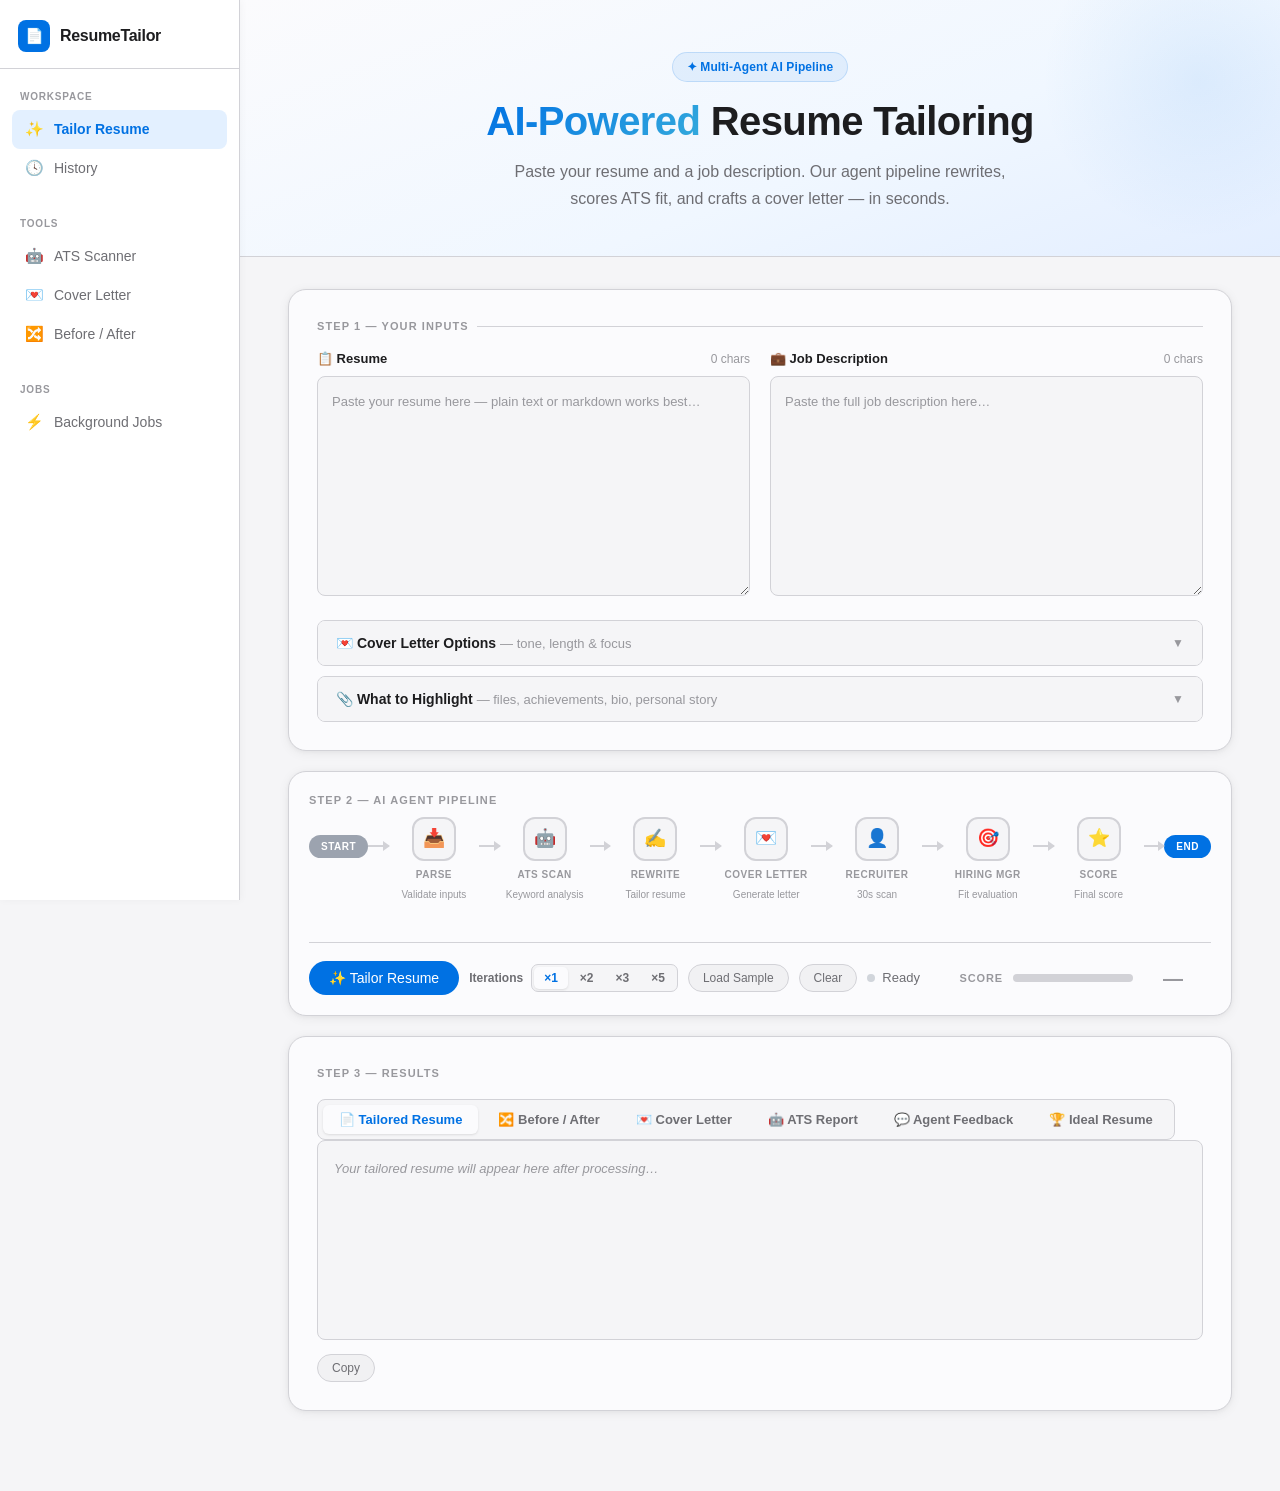
<file: static/index.html>
<!DOCTYPE html>
<html lang="en">
<head>
  <meta charset="UTF-8" />
  <meta name="viewport" content="width=device-width, initial-scale=1.0" />
  <title>Resume Tailor — AI-Powered</title>
  <link rel="preconnect" href="https://fonts.googleapis.com" />
  <link href="https://fonts.googleapis.com/css2?family=Inter:wght@400;500;600;700;800&display=swap" rel="stylesheet" />
  <link rel="stylesheet" href="/static/style.css" />
  <style>
    /* Section label */
    .section-label { font-size: 11px; font-weight: 700; color: var(--text-3); text-transform: uppercase; letter-spacing: .1em; margin-bottom: 14px; display: flex; align-items: center; gap: 8px; }
    .section-label::after { content: ''; flex: 1; height: 1px; background: var(--border); }

    /* Input grid */
    .input-grid { display: grid; grid-template-columns: 1fr 1fr; gap: 20px; }
    .input-block { display: flex; flex-direction: column; gap: 8px; }
    .input-label { font-size: 13px; font-weight: 600; color: var(--text); display: flex; align-items: center; gap: 6px; }
    .input-hint { font-size: 12px; color: var(--text-3); margin-left: auto; font-weight: 400; }
    textarea {
      width: 100%; min-height: 220px; border: 1.5px solid var(--border); border-radius: var(--radius-sm);
      padding: 14px; font-size: 13px; font-family: inherit; line-height: 1.65; resize: vertical;
      transition: border-color .2s, box-shadow .2s; color: var(--text); background: var(--surface);
    }
    textarea:focus { outline: none; border-color: var(--primary); box-shadow: 0 0 0 3px rgba(0,113,227,.12); background: var(--white); }
    textarea::placeholder { color: var(--text-3); }
    textarea.invalid { border-color: var(--danger); }
    .char-hint { font-size: 11px; color: var(--text-3); text-align: right; }
    .field-error { font-size: 12px; color: var(--danger); font-weight: 500; }

    /* Materials accordion */
    .accordion { border: 1.5px solid var(--border); border-radius: var(--radius-sm); overflow: hidden; }
    .accordion-trigger {
      width: 100%; padding: 14px 18px; background: var(--surface);
      display: flex; align-items: center; justify-content: space-between;
      font-size: 14px; font-weight: 600; color: var(--text); cursor: pointer;
      border: none; text-align: left; transition: background .15s;
    }
    .accordion-trigger:hover { background: #ECEEF1; }
    .accordion-trigger .chevron { transition: transform .25s; font-size: 12px; color: var(--text-3); }
    .accordion-trigger.open .chevron { transform: rotate(180deg); }
    .accordion-body { display: none; padding: 16px 18px; border-top: 1px solid var(--border); background: var(--white); }
    .accordion-body.open { display: block; }
    .accordion-body textarea { min-height: 100px; }
    .materials-hint { font-size: 12px; color: var(--text-2); margin-bottom: 10px; line-height: 1.6; }

    /* File drop zone */
    .drop-zone {
      border: 2px dashed var(--border); border-radius: var(--radius-sm);
      padding: 20px; text-align: center; cursor: pointer;
      transition: border-color .2s, background .2s; margin-bottom: 10px;
      background: var(--surface);
    }
    .drop-zone:hover, .drop-zone.drag-over {
      border-color: var(--primary); background: var(--primary-light);
    }
    .drop-zone-icon { font-size: 22px; margin-bottom: 6px; }
    .drop-zone-text { font-size: 13px; color: var(--text-2); font-weight: 500; }
    .drop-zone-sub  { font-size: 11px; color: var(--text-3); margin-top: 3px; }

    /* File chips */
    .file-chips { display: flex; flex-wrap: wrap; gap: 6px; margin-bottom: 8px; min-height: 0; }
    .file-chip {
      display: flex; align-items: center; gap: 5px;
      padding: 4px 10px 4px 8px; border-radius: 999px;
      background: var(--primary-light); border: 1.5px solid rgba(0,113,227,.2);
      font-size: 12px; font-weight: 600; color: var(--primary);
    }
    .file-chip-remove {
      background: none; border: none; cursor: pointer; color: var(--primary);
      font-size: 14px; line-height: 1; padding: 0; opacity: .6;
    }
    .file-chip-remove:hover { opacity: 1; }

    /* Action bar */
    .action-bar { display: flex; align-items: center; gap: 14px; flex-wrap: wrap; }
    .action-bar-left { display: flex; align-items: center; gap: 10px; }
    .action-bar-right { margin-left: auto; display: flex; align-items: center; gap: 20px; }

    /* Status pill */
    .status-pill { display: flex; align-items: center; gap: 7px; font-size: 13px; font-weight: 500; color: var(--text-2); }
    .dot { width: 8px; height: 8px; border-radius: 50%; background: #D1D5DB; flex-shrink: 0; }
    .dot.running { background: var(--warning); animation: pulse 1s infinite; }
    .dot.done    { background: var(--success); }
    .dot.error   { background: var(--danger); }
    @keyframes pulse { 0%,100%{opacity:1} 50%{opacity:.35} }

    /* Score widget */
    .score-widget { display: flex; align-items: center; gap: 10px; }
    .score-widget-label { font-size: 11px; font-weight: 700; color: var(--text-3); text-transform: uppercase; letter-spacing: .08em; white-space: nowrap; }
    .score-track { width: 120px; height: 8px; background: var(--border); border-radius: 999px; overflow: hidden; }
    .score-fill { height: 100%; border-radius: 999px; transition: width .6s cubic-bezier(.4,0,.2,1), background .4s; }
    .score-num { font-size: 20px; font-weight: 800; min-width: 40px; text-align: right; }

    /* Pipeline */
    .pipeline-strip { display: flex; align-items: center; overflow-x: auto; padding: 4px 0 8px; gap: 0; scrollbar-width: none; }
    .pipeline-strip::-webkit-scrollbar { display: none; }
    .pnode { display: flex; flex-direction: column; align-items: center; gap: 6px; min-width: 90px; }
    .picon {
      width: 44px; height: 44px; border-radius: 12px;
      display: flex; align-items: center; justify-content: center; font-size: 18px;
      border: 2px solid var(--border); background: var(--surface);
      transition: all .3s ease; position: relative;
    }
    .pnode.running .picon { border-color: var(--warning); background: #FFFBEB; animation: glow 1.2s infinite; }
    .pnode.done    .picon { border-color: var(--success); background: var(--success-light); }
    .pnode.error   .picon { border-color: var(--danger);  background: var(--danger-light); }
    @keyframes glow { 0%,100%{box-shadow:0 0 0 4px rgba(245,158,11,.15)} 50%{box-shadow:0 0 0 10px rgba(245,158,11,.06)} }
    .picon::after {
      content:''; position:absolute; top:-6px; right:-6px;
      width:16px; height:16px; border-radius:50%; font-size:9px;
      display:flex; align-items:center; justify-content:center; opacity:0; transition:opacity .2s;
    }
    .pnode.done  .picon::after { content:'✓'; background:var(--success); color:#fff; font-weight:800; opacity:1; display:flex; }
    .pnode.error .picon::after { content:'✕'; background:var(--danger);  color:#fff; font-weight:800; opacity:1; display:flex; }
    .plabel { font-size: 10px; font-weight: 700; color: var(--text-3); text-align: center; text-transform: uppercase; letter-spacing: .05em; transition: color .3s; }
    .psub   { font-size: 10px; color: var(--text-3); text-align: center; min-height: 28px; padding: 0 4px; line-height: 1.4; transition: color .3s; }
    .pnode.running .plabel, .pnode.running .psub { color: var(--warning); }
    .pnode.done    .plabel { color: var(--success); }
    .parrow { flex: 1; min-width: 16px; display: flex; align-items: center; padding-bottom: 40px; }
    .parrow-line { width: 100%; height: 2px; background: var(--border); position: relative; transition: background .4s; }
    .parrow-line.active { background: var(--success); }
    .parrow-line::after { content:''; position:absolute; right:-1px; top:50%; transform:translateY(-50%); border-top:5px solid transparent; border-bottom:5px solid transparent; border-left:7px solid var(--border); transition:border-left-color .4s; }
    .parrow-line.active::after { border-left-color: var(--success); }
    .pcap { font-size: 10px; font-weight: 700; color: #fff; background: #9CA3AF; padding: 4px 12px; border-radius: 999px; letter-spacing: .05em; margin-bottom: 40px; white-space: nowrap; }
    .pcap.end { background: var(--primary); }

    /* Results */
    .results-header { display: flex; align-items: center; justify-content: space-between; margin-bottom: 18px; flex-wrap: wrap; gap: 10px; }

    /* Tabs */
    .tabs { display: flex; gap: 4px; flex-wrap: wrap; background: var(--surface); padding: 5px; border-radius: var(--radius-sm); border: 1px solid var(--border); width: fit-content; }
    .tab { padding: 7px 16px; font-size: 13px; font-weight: 600; cursor: pointer; border-radius: 6px; color: var(--text-2); background: none; border: none; font-family: inherit; transition: all .15s; }
    .tab.active { background: var(--white); color: var(--primary); box-shadow: var(--shadow-sm); }
    .tab:hover:not(.active) { color: var(--text); }
    .tab-panel { display: none; }
    .tab-panel.active { display: flex; flex-direction: column; gap: 14px; }

    /* Full-height content box for resume output */
    #resumeOutput { min-height: 200px; }

    /* Skeleton loading */
    .skeleton { background: linear-gradient(90deg,var(--border) 25%,var(--surface) 50%,var(--border) 75%); background-size: 200% 100%; animation: shimmer 1.4s infinite; border-radius: 4px; }
    @keyframes shimmer { 0%{background-position:200% 0} 100%{background-position:-200% 0} }
    .skeleton-line { height: 14px; margin-bottom: 10px; }
    .skeleton-line.short { width: 40%; }

    /* ATS sections grid */
    .ats-sections { display: grid; grid-template-columns: 1fr 1fr; gap: 16px; }
    .ats-section-label { font-size: 11px; font-weight: 700; text-transform: uppercase; letter-spacing: .08em; color: var(--text-3); margin-bottom: 8px; }
    .ats-score-big { font-size: 48px; font-weight: 800; line-height: 1; }
    .ats-score-meta { font-size: 12px; color: var(--text-3); font-weight: 600; margin-top: 2px; }
    .ats-bar-wrap { flex: 1; }
    .ats-bar-track { height: 12px; background: var(--border); border-radius: 999px; overflow: hidden; margin-bottom: 6px; }
    .ats-bar-fill  { height: 100%; border-radius: 999px; transition: width .6s; }
    .ats-bar-msg   { font-size: 12px; color: var(--text-2); }

    /* Inline select */
    .inline-select {
      width: 100%; padding: 9px 12px; border: 1.5px solid var(--border); border-radius: var(--radius-sm);
      font-size: 13px; font-family: inherit; font-weight: 500; color: var(--text);
      background: var(--surface); cursor: pointer; transition: border-color .15s;
      appearance: none; background-image: url("data:image/svg+xml,%3Csvg xmlns='http://www.w3.org/2000/svg' width='12' height='12' viewBox='0 0 12 12'%3E%3Cpath fill='%239CA3AF' d='M6 8L1 3h10z'/%3E%3C/svg%3E");
      background-repeat: no-repeat; background-position: right 12px center;
    }
    .inline-select:focus { outline: none; border-color: var(--primary); box-shadow: 0 0 0 3px rgba(0,113,227,.12); }

    /* Inline text input */
    .inline-input {
      width: 100%; padding: 9px 12px; border: 1px solid var(--border); border-radius: var(--radius-sm);
      font-size: 13px; font-family: inherit; color: var(--text); background: var(--surface);
      transition: border-color .15s, box-shadow .15s; margin-top: 8px;
    }
    .inline-input:focus { outline: none; border-color: var(--primary); box-shadow: 0 0 0 3px rgba(0,113,227,.12); background: var(--white); }
    .inline-input::placeholder { color: var(--text-3); }

    /* Chip row */
    .chip-row { display: flex; flex-wrap: wrap; gap: 6px; margin-bottom: 8px; }
    .chip-btn {
      padding: 4px 12px; border-radius: 999px; font-size: 12px; font-weight: 600;
      border: 1.5px solid var(--border); background: var(--surface); color: var(--text-2);
      cursor: pointer; transition: all .15s; font-family: inherit;
    }
    .chip-btn:hover { background: var(--primary-light); color: var(--primary); border-color: rgba(0,113,227,.2); }

    /* Secondary button */
    .btn-secondary {
      background: var(--white); color: var(--primary);
      border: 1.5px solid var(--primary); box-shadow: none;
    }
    .btn-secondary:hover:not(:disabled) { background: var(--primary-light); transform: translateY(-1px); }

    /* Iterations control */
    .iter-ctrl { display: flex; align-items: center; gap: 8px; }
    .iter-label { font-size: 12px; font-weight: 600; color: var(--text-2); white-space: nowrap; }
    .seg-ctrl-sm {
      display: flex; background: var(--surface); border: 1.5px solid var(--border);
      border-radius: 7px; padding: 2px; gap: 2px;
    }
    .seg-sm {
      padding: 4px 10px; font-size: 12px; font-weight: 700; font-family: inherit;
      border: none; border-radius: 5px; cursor: pointer; color: var(--text-2);
      background: none; transition: all .15s;
    }
    .seg-sm.active { background: var(--white); color: var(--primary); box-shadow: var(--shadow-sm); }
    .seg-sm:hover:not(.active) { color: var(--text); }

    /* Iteration progress */
    .iter-progress { display: flex; align-items: center; gap: 10px; }
    .iter-progress span { font-size: 12px; font-weight: 700; color: var(--primary); }
    .iter-dots { display: flex; gap: 5px; }
    .iter-dot {
      width: 10px; height: 10px; border-radius: 50%;
      background: var(--border); border: 2px solid var(--border);
      transition: all .3s;
    }
    .iter-dot.done    { background: var(--primary); border-color: var(--primary); }
    .iter-dot.active  { background: var(--warning); border-color: var(--warning); animation: pulse 1s infinite; }
    .iter-dot.running { background: var(--warning); border-color: var(--warning); animation: pulse 1s infinite; }
    .iter-dot.pending { background: var(--border); border-color: var(--border); }
    .iter-progress-label { font-size: 12px; font-weight: 700; color: var(--primary); white-space: nowrap; }
    .iter-progress-dots { display: flex; gap: 5px; align-items: center; }

    /* Jobs badge in sidebar */
    .jobs-badge {
      margin-left: auto; background: var(--primary); color: #fff;
      font-size: 11px; font-weight: 600; padding: 1px 7px; border-radius: 999px;
    }

    /* Score tier */
    .score-tier {
      font-size: 11px; font-weight: 700; padding: 2px 9px; border-radius: 999px;
      letter-spacing: .04em; white-space: nowrap;
    }
    .tier-weak   { background: var(--danger-light);  color: #991B1B; }
    .tier-fair   { background: var(--warning-light); color: #92400E; }
    .tier-good   { background: #DCFCE7; color: #166534; }
    .tier-strong { background: var(--success-light); color: #065F46; }

    /* Mobile hamburger */
    .hamburger {
      display: none; position: fixed; top: 14px; left: 14px; z-index: 500;
      width: 40px; height: 40px; border-radius: var(--radius-sm);
      background: var(--white); border: 1px solid var(--border);
      box-shadow: var(--shadow-sm); cursor: pointer;
      align-items: center; justify-content: center; font-size: 18px;
    }
    .sidebar-overlay {
      display: none; position: fixed; inset: 0; background: rgba(0,0,0,.3);
      z-index: 190; backdrop-filter: blur(2px);
    }
    .sidebar-overlay.open { display: block; }

    @media (max-width: 900px) {
      .hamburger { display: flex; }
      .sidebar { transform: translateX(-100%); transition: transform .25s; }
      .sidebar.open { transform: translateX(0); }
    }

    @media (max-width: 768px) {
      .input-grid, .ats-sections { grid-template-columns: 1fr; }
      .page { padding: 20px 16px 60px; }
    }

    /* ── PDF Modal ── */
    .modal-backdrop {
      display: none;
      position: fixed; inset: 0; z-index: 1000;
      background: rgba(0,0,0,.45);
      backdrop-filter: blur(3px);
      align-items: center; justify-content: center;
    }
    .modal-backdrop.open { display: flex; }

    .modal-box {
      background: var(--white);
      border-radius: var(--radius-xl);
      box-shadow: 0 24px 64px rgba(0,0,0,.18);
      width: 560px; max-width: calc(100vw - 32px);
      overflow: hidden;
      animation: modalIn .2s ease;
    }
    @keyframes modalIn { from { transform: translateY(12px); opacity:0; } to { transform: none; opacity:1; } }

    .modal-header {
      display: flex; align-items: center; justify-content: space-between;
      padding: 20px 24px 16px;
      border-bottom: 1px solid var(--border);
    }
    .modal-title { font-size: 16px; font-weight: 700; color: var(--text); }
    .modal-close {
      width: 30px; height: 30px; border-radius: 8px;
      background: none; border: none; cursor: pointer;
      font-size: 14px; color: var(--text-3);
      display: flex; align-items: center; justify-content: center;
      transition: background .15s;
    }
    .modal-close:hover { background: var(--surface); color: var(--text); }

    .modal-body { padding: 20px 24px; }
    .modal-footer {
      display: flex; justify-content: flex-end; gap: 10px;
      padding: 14px 24px;
      border-top: 1px solid var(--border);
      background: var(--surface);
    }

    .opt-grid { display: grid; grid-template-columns: 1fr 1fr; gap: 20px; }
    .opt-block { display: flex; flex-direction: column; gap: 8px; }
    .opt-label { font-size: 12px; font-weight: 700; color: var(--text-2); text-transform: uppercase; letter-spacing: .06em; }

    /* Style cards */
    .style-cards { display: flex; gap: 10px; }
    .style-card {
      flex: 1; display: flex; flex-direction: column; align-items: center; gap: 6px;
      padding: 10px 8px; border-radius: var(--radius-sm);
      border: 2px solid var(--border); cursor: pointer;
      font-size: 12px; font-weight: 600; color: var(--text-2);
      transition: all .15s;
    }
    .style-card:hover { border-color: var(--primary); color: var(--primary); }
    .style-card.active { border-color: var(--primary); color: var(--primary); background: var(--primary-light); }
    .style-preview {
      width: 48px; height: 36px; border-radius: 4px;
      border: 1px solid var(--border);
    }
    .classic-prev { background: linear-gradient(to bottom, #E3F0FF 30%, white 30%); }
    .modern-prev  { background: linear-gradient(to bottom, #E3EEFF 30%, white 30%); }
    .minimal-prev { background: linear-gradient(to bottom, #F3F4F6 30%, white 30%); }

    /* Color swatches */
    .color-swatches { display: flex; flex-wrap: wrap; gap: 8px; align-items: center; }
    .swatch {
      width: 28px; height: 28px; border-radius: 50%;
      cursor: pointer; border: 2.5px solid transparent;
      transition: transform .15s, border-color .15s;
      flex-shrink: 0;
    }
    .swatch:hover { transform: scale(1.15); }
    .swatch.active { border-color: var(--text); transform: scale(1.1); }
    .swatch-custom {
      background: linear-gradient(135deg, #ff0080, #ff8c00, #40e0d0);
      position: relative; overflow: hidden;
    }
    .swatch-custom input[type="color"] {
      position: absolute; inset: 0; opacity: 0; cursor: pointer; width: 100%; height: 100%;
    }

    /* Segmented control */
    .seg-ctrl {
      display: flex; background: var(--surface); border: 1.5px solid var(--border);
      border-radius: var(--radius-sm); padding: 3px; gap: 2px;
    }
    .seg {
      flex: 1; padding: 5px 4px; font-size: 12px; font-weight: 600; font-family: inherit;
      border: none; border-radius: 5px; cursor: pointer; color: var(--text-2);
      background: none; transition: all .15s;
    }
    .seg:hover:not(.active) { color: var(--text); background: rgba(0,0,0,.04); }
    .seg.active { background: var(--white); color: var(--primary); box-shadow: var(--shadow-sm); }
  </style>
</head>
<body>

<button class="hamburger" onclick="toggleSidebar()" aria-label="Menu">☰</button>
<div class="sidebar-overlay" id="sidebarOverlay" onclick="toggleSidebar()"></div>

<!-- Sidebar -->
<aside class="sidebar" id="mainSidebar">
  <a class="sidebar-logo" href="/">
    <div class="sidebar-logo-icon">📄</div>
    ResumeTailor
  </a>

  <div class="sidebar-section">
    <div class="sidebar-section-label">Workspace</div>
    <a href="/" class="sidebar-link active">
      <span class="icon">✨</span> Tailor Resume
    </a>
    <a href="/history-page" class="sidebar-link">
      <span class="icon">🕓</span> History
    </a>
  </div>

  <div class="sidebar-section">
    <div class="sidebar-section-label">Tools</div>
    <div class="sidebar-link">
      <span class="icon">🤖</span> ATS Scanner
    </div>
    <div class="sidebar-link">
      <span class="icon">💌</span> Cover Letter
    </div>
    <div class="sidebar-link">
      <span class="icon">🔀</span> Before / After
    </div>
  </div>

  <div class="sidebar-section">
    <div class="sidebar-section-label">Jobs</div>
    <a href="/jobs-page" class="sidebar-link">
      <span class="icon">⚡</span> Background Jobs
      <span class="jobs-badge" id="jobsBadge" style="display:none;">0</span>
    </a>
  </div>
</aside>

<!-- Main -->
<div class="main">

  <!-- Hero -->
  <div class="hero-section">
    <div class="hero-badge">✦ Multi-Agent AI Pipeline</div>
    <h1 class="hero-title">
      <span class="gradient">AI-Powered</span> Resume Tailoring
    </h1>
    <p class="hero-sub">Paste your resume and a job description. Our agent pipeline rewrites, scores ATS fit, and crafts a cover letter — in seconds.</p>
  </div>

  <div class="page-content">

  <!-- Inputs -->
  <div class="card">
    <div class="section-label">Step 1 — Your Inputs</div>
    <div class="input-grid">
      <div class="input-block">
        <label class="input-label">
          📋 Resume
          <span class="input-hint" id="resumeCount">0 chars</span>
        </label>
        <textarea id="resumeInput" placeholder="Paste your resume here — plain text or markdown works best…" oninput="countChars('resumeInput','resumeCount')"></textarea>
        <span class="field-error" id="resumeErr"></span>
      </div>
      <div class="input-block">
        <label class="input-label">
          💼 Job Description
          <span class="input-hint" id="jdCount">0 chars</span>
        </label>
        <textarea id="jdInput" placeholder="Paste the full job description here…" oninput="countChars('jdInput','jdCount')"></textarea>
        <span class="field-error" id="jdErr"></span>
      </div>
    </div>

    <div style="margin-top: 16px; display:flex; flex-direction:column; gap:10px;">

      <!-- Cover letter intent -->
      <div class="accordion">
        <button class="accordion-trigger" id="clTrigger" onclick="toggleAccordion('clTrigger','clBody')">
          <span>💌 Cover Letter Options <span style="font-weight:400;color:var(--text-3);font-size:13px;">— tone, length & focus</span></span>
          <span class="chevron">▼</span>
        </button>
        <div class="accordion-body" id="clBody">
          <div style="display:grid;grid-template-columns:1fr 1fr;gap:14px;margin-bottom:12px;">
            <div class="input-block">
              <label class="input-label">Tone</label>
              <select id="clTone" class="inline-select">
                <option value="professional">Professional</option>
                <option value="conversational">Conversational</option>
                <option value="concise">Concise &amp; Direct</option>
              </select>
            </div>
            <div class="input-block">
              <label class="input-label">Length</label>
              <select id="clLength" class="inline-select">
                <option value="standard">Standard (200–300 words)</option>
                <option value="brief">Brief (150–200 words)</option>
                <option value="detailed">Detailed (350–450 words)</option>
              </select>
            </div>
          </div>
          <div class="input-block">
            <label class="input-label">What to Emphasize <span class="input-hint">optional</span></label>
            <div class="chip-row" id="emphasisChips">
              <button class="chip-btn" onclick="addEmphasis('Leadership experience')">Leadership experience</button>
              <button class="chip-btn" onclick="addEmphasis('Cost savings & efficiency')">Cost savings</button>
              <button class="chip-btn" onclick="addEmphasis('Remote work track record')">Remote work</button>
              <button class="chip-btn" onclick="addEmphasis('Cross-functional collaboration')">Cross-functional</button>
              <button class="chip-btn" onclick="addEmphasis('Technical depth & architecture')">Technical depth</button>
            </div>
            <input type="text" id="emphasisInput" class="inline-input" placeholder="e.g. My experience scaling systems to 10M users…" maxlength="300">
          </div>
        </div>
      </div>

      <!-- Additional materials -->
      <div class="accordion">
        <button class="accordion-trigger" id="matTrigger" onclick="toggleAccordion('matTrigger','matBody')">
          <span>📎 What to Highlight <span style="font-weight:400;color:var(--text-3);font-size:13px;">— files, achievements, bio, personal story</span></span>
          <span class="chevron">▼</span>
        </button>
        <div class="accordion-body" id="matBody">

          <!-- Drop zone -->
          <div class="drop-zone" id="matDropZone"
               onclick="document.getElementById('matFileInput').click()"
               ondragover="matDragOver(event)" ondragleave="matDragLeave(event)" ondrop="matDrop(event)">
            <div class="drop-zone-icon">📂</div>
            <div class="drop-zone-text">Drop files here or <u>browse</u></div>
            <div class="drop-zone-sub">Any text file (.txt, .md, .pdf text, etc.) — the AI reads them as context</div>
          </div>
          <input type="file" id="matFileInput" multiple accept=".txt,.md,.csv,.json,.html,.tex,.rtf" style="display:none" onchange="matFilesSelected(this.files)">

          <!-- Uploaded file chips -->
          <div class="file-chips" id="matFileChips"></div>

          <!-- Quick-add chips -->
          <div class="chip-row" style="margin-bottom:8px;">
            <button class="chip-btn" onclick="addMaterial('I led a team that reduced infrastructure costs by 40%.')">Cost reduction</button>
            <button class="chip-btn" onclick="addMaterial('I have 5 years of experience leading distributed teams across 3 time zones.')">Team leadership</button>
            <button class="chip-btn" onclick="addMaterial('My work was featured in TechCrunch and scaled to 1M users in 6 months.')">Notable achievement</button>
          </div>

          <textarea id="materialsInput" placeholder="Or type directly: a short bio, career highlights, personal statement, specific achievements…" oninput="updateMatCount()"></textarea>
          <div class="char-hint" id="matCount" style="margin-top:5px;">0 chars</div>
        </div>
      </div>

    </div>
  </div>

  <!-- Pipeline -->
  <div class="card card-sm">
    <div style="display:flex;align-items:center;justify-content:space-between;margin-bottom:4px;">
      <div class="section-label" style="margin-bottom:0;">Step 2 — AI Agent Pipeline</div>
      <div class="iter-progress" id="iterProgress" style="display:none;">
        <span id="iterProgressText"></span>
        <div class="iter-dots" id="iterDots"></div>
      </div>
    </div>
    <div class="pipeline-strip">
      <div class="pcap">START</div>
      <div class="parrow"><div class="parrow-line" id="arrow-0"></div></div>
      <div class="pnode" id="node-parse_inputs">
        <div class="picon">📥</div>
        <div class="plabel">Parse</div>
        <div class="psub" id="sub-parse_inputs">Validate inputs</div>
      </div>
      <div class="parrow"><div class="parrow-line" id="arrow-1"></div></div>
      <div class="pnode" id="node-ats_simulate">
        <div class="picon">🤖</div>
        <div class="plabel">ATS Scan</div>
        <div class="psub" id="sub-ats_simulate">Keyword analysis</div>
      </div>
      <div class="parrow"><div class="parrow-line" id="arrow-2"></div></div>
      <div class="pnode" id="node-rewrite_resume">
        <div class="picon">✍️</div>
        <div class="plabel">Rewrite</div>
        <div class="psub" id="sub-rewrite_resume">Tailor resume</div>
      </div>
      <div class="parrow"><div class="parrow-line" id="arrow-3"></div></div>
      <div class="pnode" id="node-write_cover_letter">
        <div class="picon">💌</div>
        <div class="plabel">Cover Letter</div>
        <div class="psub" id="sub-write_cover_letter">Generate letter</div>
      </div>
      <div class="parrow"><div class="parrow-line" id="arrow-4"></div></div>
      <div class="pnode" id="node-recruiter_review">
        <div class="picon">👤</div>
        <div class="plabel">Recruiter</div>
        <div class="psub" id="sub-recruiter_review">30s scan</div>
      </div>
      <div class="parrow"><div class="parrow-line" id="arrow-5"></div></div>
      <div class="pnode" id="node-hiring_manager_review">
        <div class="picon">🎯</div>
        <div class="plabel">Hiring Mgr</div>
        <div class="psub" id="sub-hiring_manager_review">Fit evaluation</div>
      </div>
      <div class="parrow"><div class="parrow-line" id="arrow-6"></div></div>
      <div class="pnode" id="node-score_output">
        <div class="picon">⭐</div>
        <div class="plabel">Score</div>
        <div class="psub" id="sub-score_output">Final score</div>
      </div>
      <div class="parrow"><div class="parrow-line" id="arrow-7"></div></div>
      <div class="pcap end">END</div>
    </div>

    <div class="action-bar" style="margin-top: 18px; padding-top: 18px; border-top: 1px solid var(--border);">
      <div class="action-bar-left">
        <button class="btn btn-primary" id="tailorBtn" onclick="queueAndStream()">✨ Tailor Resume</button>
        <div class="iter-ctrl">
          <span class="iter-label">Iterations</span>
          <div class="seg-ctrl-sm">
            <button class="seg-sm active" data-val="1" onclick="selectIter(this)">×1</button>
            <button class="seg-sm" data-val="2" onclick="selectIter(this)">×2</button>
            <button class="seg-sm" data-val="3" onclick="selectIter(this)">×3</button>
            <button class="seg-sm" data-val="5" onclick="selectIter(this)">×5</button>
          </div>
          <input type="hidden" id="iterCount" value="1">
        </div>
        <button class="btn btn-ghost btn-sm" onclick="loadSample()">Load Sample</button>
        <button class="btn btn-ghost btn-sm" onclick="clearAll()">Clear</button>
        <div class="status-pill"><div class="dot" id="statusDot"></div><span id="statusText">Ready</span></div>
      </div>
      <div class="action-bar-right">
        <div class="score-widget">
          <span class="score-widget-label">Score</span>
          <div class="score-track"><div class="score-fill" id="scoreBar" style="width:0;background:var(--border);"></div></div>
          <div class="score-num" id="scoreLabel" style="color:var(--text-3);">—</div>
          <span class="score-tier" id="scoreTier"></span>
        </div>
      </div>
    </div>
  </div>

  <!-- Results -->
  <div class="card" id="resultsCard">
    <div class="results-header">
      <div class="section-label" style="margin-bottom:0;">Step 3 — Results</div>
      <div style="display:flex;gap:8px;align-items:center;">
        <!-- Buttons are hidden until results arrive -->
        <button class="btn btn-ghost btn-sm" id="dlResumeBtn" onclick="dlResume()" disabled style="display:none;">⬇ Resume PDF</button>
        <button class="btn btn-ghost btn-sm" id="dlCoverBtn"  onclick="dlCover()"  disabled style="display:none;">⬇ Cover Letter PDF</button>
      </div>
    </div>

    <!-- Per-iteration PDF downloads (visible only when iterations > 1) -->
    <div id="iterPdfsRow" style="display:none;margin-bottom:14px;padding:10px 14px;background:var(--surface);border-radius:var(--radius-sm);border:1px solid var(--border);">
      <div style="font-size:11px;font-weight:700;color:var(--text-3);text-transform:uppercase;letter-spacing:.08em;margin-bottom:8px;">Iteration PDFs</div>
      <div id="iterPdfBtns" style="display:flex;flex-wrap:wrap;gap:8px;"></div>
    </div>

    <div class="tabs">
      <button class="tab active" onclick="switchTab('resume')">📄 Tailored Resume</button>
      <button class="tab" onclick="switchTab('diff')">🔀 Before / After</button>
      <button class="tab" onclick="switchTab('cover')">💌 Cover Letter</button>
      <button class="tab" onclick="switchTab('ats')">🤖 ATS Report</button>
      <button class="tab" onclick="switchTab('feedback')">💬 Agent Feedback</button>
      <button class="tab" onclick="switchTab('ideal')">🏆 Ideal Resume</button>
    </div>

    <div class="tab-panel active" id="panel-resume">
      <div class="content-box empty" id="resumeOutput">Your tailored resume will appear here after processing…</div>
      <div class="btn-row">
        <button class="btn btn-ghost btn-sm" onclick="copyToClipboard(document.getElementById('resumeOutput').textContent,'fb-resume')">Copy</button>
        <span class="copy-fb" id="fb-resume"></span>
      </div>
    </div>

    <div class="tab-panel" id="panel-diff">
      <div class="diff-cols">
        <div>
          <div class="diff-col-head before">✕ Original</div>
          <div class="diff-box" id="diffBefore"><span style="color:var(--text-3);font-style:italic;">Original will appear here…</span></div>
        </div>
        <div>
          <div class="diff-col-head after">✓ Tailored</div>
          <div class="diff-box" id="diffAfter"><span style="color:var(--text-3);font-style:italic;">Tailored will appear here…</span></div>
        </div>
      </div>
    </div>

    <div class="tab-panel" id="panel-cover">
      <div class="content-box empty" id="coverOutput">Your cover letter will appear here after processing…</div>
      <div class="btn-row">
        <button class="btn btn-ghost btn-sm" onclick="copyToClipboard(document.getElementById('coverOutput').textContent,'fb-cover')">Copy</button>
        <span class="copy-fb" id="fb-cover"></span>
      </div>
    </div>

    <div class="tab-panel" id="panel-ats">
      <div id="atsOutput"><div class="empty-panel"><div class="eicon">🤖</div><p>ATS report will appear after processing…</p></div></div>
    </div>

    <div class="tab-panel" id="panel-feedback">
      <div id="feedbackOutput"><div class="empty-panel"><div class="eicon">💬</div><p>Agent feedback will appear after processing…</p></div></div>
    </div>

    <div class="tab-panel" id="panel-ideal">
      <div id="idealControls" style="display:none;margin-bottom:10px;display:flex;gap:10px;align-items:center;flex-wrap:wrap;">
        <button class="btn btn-ghost btn-sm" id="genIdealBtn" onclick="generateIdeal()">🏆 Generate Ideal Resume</button>
        <button class="btn btn-ghost btn-sm" id="dlIdealBtn" onclick="dlIdeal()" style="display:none;">⬇ PDF</button>
        <button class="btn btn-ghost btn-sm" id="cmpIdealBtn" onclick="switchTab('ideal-diff')" style="display:none;">🔀 Compare with Tailored</button>
        <span class="copy-fb" id="idealStatus" style="font-size:12px;color:var(--text-3);"></span>
      </div>
      <div id="idealEmptyHint"><div class="empty-panel"><div class="eicon">🏆</div><p>Tailor your resume first, then generate an ideal candidate resume for comparison.</p></div></div>
      <div id="idealOutput" style="display:none;">
        <div style="display:flex;gap:14px;flex-direction:column;">
          <div>
            <div style="font-size:11px;font-weight:700;color:var(--text-3);text-transform:uppercase;letter-spacing:.08em;margin-bottom:8px;">Ideal Candidate Resume (based on JD)</div>
            <div class="content-box" id="idealResumeBox"></div>
          </div>
          <div id="idealDiffSection" style="display:none;">
            <div style="font-size:11px;font-weight:700;color:var(--text-3);text-transform:uppercase;letter-spacing:.08em;margin-bottom:8px;">Side-by-Side Comparison</div>
            <div class="diff-cols">
              <div>
                <div class="diff-col-head after">✓ Your Tailored Resume</div>
                <div class="diff-box" id="idealDiffLeft"></div>
              </div>
              <div>
                <div class="diff-col-head" style="background:linear-gradient(90deg,#FEF3C7,#FDE68A);color:#92400E;">🏆 Ideal Candidate</div>
                <div class="diff-box" id="idealDiffRight"></div>
              </div>
            </div>
          </div>
        </div>
      </div>
    </div>
  </div>

  </div><!-- /page-content -->
</div><!-- /main -->


<!-- PDF Options Modal -->
<div class="modal-backdrop" id="pdfModal" onclick="if(event.target===this)closePDFModal()">
  <div class="modal-box">
    <div class="modal-header">
      <div class="modal-title">📄 PDF Export Options</div>
      <button class="modal-close" onclick="closePDFModal()">✕</button>
    </div>

    <div class="modal-body">
      <div class="opt-grid">

        <div class="opt-block">
          <label class="opt-label">Style</label>
          <div class="style-cards" id="styleCards">
            <div class="style-card active" data-val="classic" onclick="selectStyle(this)">
              <div class="style-preview classic-prev"></div>
              <span>Classic</span>
            </div>
            <div class="style-card" data-val="modern" onclick="selectStyle(this)">
              <div class="style-preview modern-prev"></div>
              <span>Modern</span>
            </div>
            <div class="style-card" data-val="minimal" onclick="selectStyle(this)">
              <div class="style-preview minimal-prev"></div>
              <span>Minimal</span>
            </div>
          </div>
          <input type="hidden" id="pdfStyle" value="classic">
        </div>

        <div class="opt-block">
          <label class="opt-label">Accent Color</label>
          <div class="color-swatches">
            <div class="swatch active" data-color="#0071E3" style="background:#0071E3" onclick="selectColor(this)" title="Blue"></div>
            <div class="swatch" data-color="#4F46E5" style="background:#4F46E5" onclick="selectColor(this)" title="Indigo"></div>
            <div class="swatch" data-color="#0F766E" style="background:#0F766E" onclick="selectColor(this)" title="Teal"></div>
            <div class="swatch" data-color="#B45309" style="background:#B45309" onclick="selectColor(this)" title="Amber"></div>
            <div class="swatch" data-color="#DC2626" style="background:#DC2626" onclick="selectColor(this)" title="Crimson"></div>
            <div class="swatch" data-color="#1D4ED8" style="background:#1D4ED8" onclick="selectColor(this)" title="Blue"></div>
            <div class="swatch swatch-custom" title="Custom">
              <input type="color" id="pdfAccentColor" value="#0071E3" oninput="syncCustomColor(this)">
            </div>
          </div>
        </div>

        <div class="opt-block">
          <label class="opt-label">Page Size</label>
          <div class="seg-ctrl">
            <button class="seg active" data-val="A4" onclick="selectSeg(this,'pdfPageSize')">A4</button>
            <button class="seg" data-val="Letter" onclick="selectSeg(this,'pdfPageSize')">Letter</button>
          </div>
          <input type="hidden" id="pdfPageSize" value="A4">
        </div>

        <div class="opt-block">
          <label class="opt-label">Margins</label>
          <div class="seg-ctrl">
            <button class="seg" data-val="narrow" onclick="selectSeg(this,'pdfMargin')">Narrow</button>
            <button class="seg active" data-val="normal" onclick="selectSeg(this,'pdfMargin')">Normal</button>
            <button class="seg" data-val="wide" onclick="selectSeg(this,'pdfMargin')">Wide</button>
          </div>
          <input type="hidden" id="pdfMargin" value="normal">
        </div>

        <div class="opt-block">
          <label class="opt-label">Pages</label>
          <div class="seg-ctrl">
            <button class="seg active" data-val="0" onclick="selectSeg(this,'pdfMaxPages')">Auto</button>
            <button class="seg" data-val="1" onclick="selectSeg(this,'pdfMaxPages')">1 page</button>
            <button class="seg" data-val="2" onclick="selectSeg(this,'pdfMaxPages')">2 pages</button>
            <button class="seg" data-val="3" onclick="selectSeg(this,'pdfMaxPages')">3 pages</button>
          </div>
          <input type="hidden" id="pdfMaxPages" value="0">
          <div style="font-size:11px;color:var(--text-3);margin-top:4px;line-height:1.5;">Auto shrinks font to fit the selected limit.</div>
        </div>

        <div class="opt-block" style="grid-column:1/-1">
          <label class="opt-label">Font Size — <span id="fontScaleLabel">100%</span></label>
          <input type="range" id="pdfFontScale" min="0.8" max="1.3" step="0.05" value="1.0"
                 oninput="document.getElementById('fontScaleLabel').textContent=Math.round(this.value*100)+'%'"
                 style="width:100%;accent-color:var(--primary);">
          <div style="display:flex;justify-content:space-between;font-size:11px;color:var(--text-3);margin-top:4px;">
            <span>80%</span><span>100%</span><span>130%</span>
          </div>
        </div>

      </div>
    </div>

    <div class="modal-footer">
      <button class="btn btn-ghost btn-sm" onclick="closePDFModal()">Cancel</button>
      <button class="btn btn-primary" id="pdfConfirmBtn" onclick="confirmPDFDownload()">⬇ Download PDF</button>
    </div>
  </div>
</div>

<script src="/static/app.js"></script>
<script>
  // ── Re-tailor pre-fill (from history) ──
  (function() {
    const saved = localStorage.getItem('retailor');
    if (!saved) return;
    localStorage.removeItem('retailor');
    try {
      const { resume, jd } = JSON.parse(saved);
      if (resume) { document.getElementById('resumeInput').value = resume; countChars('resumeInput','resumeCount'); }
      if (jd)     { document.getElementById('jdInput').value = jd;         countChars('jdInput','jdCount'); }
    } catch(e) {}
  })();

  // ── Pipeline state ──
  const NODES = [
    { key: 'parse_inputs',          arrow: 'arrow-1', running: 'Parsing…' },
    { key: 'ats_simulate',          arrow: 'arrow-2', running: 'Scanning keywords…' },
    { key: 'rewrite_resume',        arrow: 'arrow-3', running: 'Rewriting resume…' },
    { key: 'write_cover_letter',    arrow: 'arrow-4', running: 'Writing cover letter…' },
    { key: 'recruiter_review',      arrow: 'arrow-5', running: 'Recruiter scanning…' },
    { key: 'hiring_manager_review', arrow: 'arrow-6', running: 'Evaluating fit…' },
    { key: 'score_output',          arrow: 'arrow-7', running: 'Scoring…' },
  ];
  const NODE_IDX = Object.fromEntries(NODES.map((n, i) => [n.key, i]));
  const DEFAULT_SUBS = {
    parse_inputs:'Validate inputs', ats_simulate:'Keyword analysis',
    rewrite_resume:'Tailor resume', write_cover_letter:'Generate letter',
    recruiter_review:'30s scan', hiring_manager_review:'Fit evaluation', score_output:'Final score',
  };

  let _lastResult = null;
  let _iterResumes = [];   // [{iteration, resume}] for multi-iteration PDF downloads
  let _idealResume = null; // cached ideal resume text

  // ── Pipeline helpers ──
  function pipeReset() {
    NODES.forEach(n => {
      const el = document.getElementById('node-' + n.key);
      if (el) el.className = 'pnode';
      const sub = document.getElementById('sub-' + n.key);
      if (sub) sub.textContent = DEFAULT_SUBS[n.key];
    });
    for (let i = 0; i <= 7; i++) {
      const a = document.getElementById('arrow-' + i);
      if (a) a.classList.remove('active');
    }
  }

  function pipeStep(key, state, sublabel) {
    const el = document.getElementById('node-' + key);
    if (el) el.className = 'pnode ' + state;
    const sub = document.getElementById('sub-' + key);
    if (sub && sublabel) sub.textContent = sublabel;
    const idx = NODE_IDX[key];
    if (state === 'done' && idx !== undefined) {
      const a = document.getElementById(NODES[idx].arrow);
      if (a) a.classList.add('active');
    }
  }

  function pipeStart() {
    pipeReset();
    document.getElementById('arrow-0').classList.add('active');
    pipeStep('parse_inputs', 'running', 'Parsing…');
  }

  // ── UI helpers ──
  function setStatus(state, text) {
    document.getElementById('statusDot').className = 'dot ' + state;
    document.getElementById('statusText').textContent = text;
  }

  function renderScore(score) {
    document.getElementById('scoreBar').style.cssText = `width:${score}%;background:${scoreColor(score)};`;
    const lbl = document.getElementById('scoreLabel');
    lbl.textContent = score;
    lbl.style.color = scoreColor(score);

    const tier = document.getElementById('scoreTier');
    if (score >= 85)      { tier.textContent = 'Strong';      tier.className = 'score-tier tier-strong'; }
    else if (score >= 70) { tier.textContent = 'Competitive'; tier.className = 'score-tier tier-good'; }
    else if (score >= 50) { tier.textContent = 'Fair';        tier.className = 'score-tier tier-fair'; }
    else                  { tier.textContent = 'Weak';        tier.className = 'score-tier tier-weak'; }
  }

  function countChars(tid, cid) {
    document.getElementById(cid).textContent = document.getElementById(tid).value.length.toLocaleString() + ' chars';
  }

  function toggleAccordion(triggerId, bodyId) {
    document.getElementById(triggerId).classList.toggle('open');
    document.getElementById(bodyId).classList.toggle('open');
  }

  function toggleMaterials() { toggleAccordion('matTrigger', 'matBody'); }

  function addEmphasis(text) {
    const el = document.getElementById('emphasisInput');
    el.value = el.value ? el.value + '; ' + text : text;
  }

  function addMaterial(text) {
    const el = document.getElementById('materialsInput');
    el.value = el.value ? el.value + '\n' + text : text;
    updateMatCount();
  }

  function toggleSidebar() {
    document.getElementById('mainSidebar').classList.toggle('open');
    document.getElementById('sidebarOverlay').classList.toggle('open');
  }

  function loadSample() {
    document.getElementById('resumeInput').value = `Jane Smith
jane@email.com | linkedin.com/in/janesmith | San Francisco, CA

SUMMARY
Software engineer with 5 years of experience building scalable backend systems in Python and Go. Led teams of 3–6 engineers and delivered projects serving 2M+ users.

EXPERIENCE
Senior Software Engineer — Acme Corp (2021–Present)
• Redesigned data pipeline, reducing processing time by 60%
• Mentored 4 junior engineers; ran weekly code reviews
• Led migration from monolith to microservices (Go, Kubernetes)

Software Engineer — Startup XYZ (2019–2021)
• Built REST APIs serving 500K daily requests (Python, FastAPI)
• Reduced infrastructure cost by 35% via autoscaling improvements

EDUCATION
B.S. Computer Science — UC Berkeley, 2019

SKILLS
Languages: Python, Go, TypeScript
Infrastructure: Kubernetes, Docker, AWS, Terraform
Databases: PostgreSQL, Redis, DynamoDB`;

    document.getElementById('jdInput').value = `Software Engineer — Backend Platform
TechCorp | San Francisco, CA (Hybrid)

We are looking for a Backend Platform Engineer to join our infrastructure team.

Responsibilities:
• Design and build highly available distributed systems
• Own services in Python or Go
• Partner with product and data teams to deliver new capabilities
• Participate in on-call rotation

Requirements:
• 4+ years of backend engineering experience
• Proficiency in Python or Go
• Experience with Kubernetes and cloud platforms (AWS/GCP)
• Strong understanding of system design and distributed systems
• Experience mentoring junior engineers preferred`;

    countChars('resumeInput', 'resumeCount');
    countChars('jdInput', 'jdCount');
  }

  function switchTab(name) {
    const names = ['resume','diff','cover','ats','feedback','ideal'];
    document.querySelectorAll('.tab').forEach((t, i) => t.classList.toggle('active', names[i] === name));
    document.querySelectorAll('.tab-panel').forEach(p => p.classList.toggle('active', p.id === 'panel-' + name));
    // Show compare diff inline when switching to ideal after both are ready
    if (name === 'ideal' && _idealResume && _lastResult) {
      document.getElementById('idealDiffSection').style.display = '';
    }
  }

  // ── Client-side validation ──
  function validateInputs(resume, jd) {
    let ok = true;
    document.getElementById('resumeErr').textContent = '';
    document.getElementById('jdErr').textContent = '';
    document.getElementById('resumeInput').classList.remove('invalid');
    document.getElementById('jdInput').classList.remove('invalid');

    if (resume.length < 100) {
      document.getElementById('resumeErr').textContent = 'Resume must be at least 100 characters.';
      document.getElementById('resumeInput').classList.add('invalid');
      ok = false;
    }
    if (jd.length < 50) {
      document.getElementById('jdErr').textContent = 'Job description must be at least 50 characters.';
      document.getElementById('jdInput').classList.add('invalid');
      ok = false;
    }
    return ok;
  }

  // ── Iteration progress ──
  function onIterStart(data) {
    const bar = document.getElementById('iterProgress');
    if (!bar) return;
    bar.style.display = '';
    const txt = document.getElementById('iterProgressText');
    if (txt) txt.textContent = `Iter ${data.iteration}/${data.total}`;
    const dots = document.getElementById('iterDots');
    if (dots) {
      dots.innerHTML = Array.from({length: data.total}, (_, i) => {
        const cls = i < data.iteration - 1 ? 'iter-dot done' : (i === data.iteration - 1 ? 'iter-dot active' : 'iter-dot');
        return `<span class="${cls}"></span>`;
      }).join('');
    }
    pipeReset();
    pipeStep(NODES[0].key, 'running', NODES[0].running);
    setStatus('running', `Iteration ${data.iteration}/${data.total} — tailoring…`);
  }

  function onIterDone(data) {
    document.querySelectorAll('#iterDots .iter-dot.active').forEach(d => {
      d.classList.remove('active'); d.classList.add('done');
    });
  }

  // ── Progressive render on SSE node events ──
  function onNodeEvent(data) {
    const key = data.node;
    const idx = NODE_IDX[key];
    if (idx === undefined) return;

    let sub = 'Done';

    if (key === 'ats_simulate') {
      sub = `Score: ${data.ats_score} · ${data.missing} missing`;
      if (data.ats_report) renderATSPanel(data.ats_report, 'atsOutput');
    } else if (key === 'rewrite_resume') {
      if (data.tailored_resume) {
        const box = document.getElementById('resumeOutput');
        box.textContent = data.tailored_resume;
        box.classList.remove('empty');
        renderDiff(document.getElementById('resumeInput').value, data.tailored_resume, 'diffBefore', 'diffAfter');
        // Track per-iteration resume for individual PDF downloads
        if (data.iteration) {
          _iterResumes = _iterResumes.filter(r => r.iteration !== data.iteration);
          _iterResumes.push({ iteration: data.iteration, resume: data.tailored_resume });
        }
      }
    } else if (key === 'write_cover_letter') {
      if (data.cover_letter) {
        const box = document.getElementById('coverOutput');
        box.textContent = data.cover_letter;
        box.classList.remove('empty');
      }
    } else if (key === 'recruiter_review') {
      if (data.recruiter_feedback) {
        // Partial feedback render — hiring manager not yet done
        renderFeedbackPanel(data.recruiter_feedback, {}, 'feedbackOutput');
      }
    } else if (key === 'hiring_manager_review') {
      if (data.hiring_manager_feedback) {
        // Hiring manager done — re-render with both
        const recruiter = _lastResult?.recruiter_feedback || {};
        renderFeedbackPanel(recruiter, data.hiring_manager_feedback, 'feedbackOutput');
      }
    } else if (key === 'score_output') {
      sub = `${data.final_score} / 100`;
      renderScore(data.final_score);
    }

    pipeStep(key, 'done', sub);
    if (idx + 1 < NODES.length) pipeStep(NODES[idx + 1].key, 'running', NODES[idx + 1].running);
  }

  // ── Full render on done event ──
  function renderResult(data) {
    _lastResult = data;

    const resumeBox = document.getElementById('resumeOutput');
    resumeBox.textContent = data.tailored_resume;
    resumeBox.classList.remove('empty');

    renderDiff(document.getElementById('resumeInput').value, data.tailored_resume, 'diffBefore', 'diffAfter');

    const coverBox = document.getElementById('coverOutput');
    coverBox.textContent = data.cover_letter;
    coverBox.classList.remove('empty');

    renderATSPanel(data.ats_report, 'atsOutput');
    renderFeedbackPanel(data.recruiter_feedback, data.hiring_manager_feedback, 'feedbackOutput');
    renderScore(data.final_score);

    // Enable export buttons only now
    const dlR = document.getElementById('dlResumeBtn');
    const dlC = document.getElementById('dlCoverBtn');
    dlR.style.display = '';
    dlC.style.display = '';
    dlR.disabled = false;
    dlC.disabled = false;

    // Show per-iteration PDF download buttons
    const iterRow = document.getElementById('iterPdfsRow');
    const iterBtns = document.getElementById('iterPdfBtns');
    if (_iterResumes.length > 1) {
      iterBtns.innerHTML = _iterResumes
        .sort((a, b) => a.iteration - b.iteration)
        .map(r => `<button class="btn btn-ghost btn-sm" onclick="openPDFModal(_iterResumes.find(x=>x.iteration===${r.iteration})?.resume||'', 'Resume_Iter_${r.iteration}')">⬇ Iter ${r.iteration} PDF</button>`)
        .join('');
      iterRow.style.display = '';
    } else {
      iterRow.style.display = 'none';
    }

    // Enable ideal resume tab controls
    document.getElementById('idealEmptyHint').style.display = 'none';
    document.getElementById('idealControls').style.display = 'flex';
    _idealResume = null;
    document.getElementById('idealOutput').style.display = 'none';
    document.getElementById('dlIdealBtn').style.display = 'none';
    document.getElementById('idealStatus').textContent = '';
  }

  // ── PDF options modal ──
  let _pendingPDFContent = null;
  let _pendingPDFTitle   = null;

  function openPDFModal(content, title) {
    _pendingPDFContent = content;
    _pendingPDFTitle   = title;
    document.getElementById('pdfModal').classList.add('open');
  }

  function closePDFModal() {
    document.getElementById('pdfModal').classList.remove('open');
  }

  async function confirmPDFDownload() {
    const btn = document.getElementById('pdfConfirmBtn');
    btn.disabled = true;
    btn.textContent = 'Generating…';
    const opts = {
      style:        document.getElementById('pdfStyle').value,
      page_size:    document.getElementById('pdfPageSize').value,
      margin:       document.getElementById('pdfMargin').value,
      font_scale:   parseFloat(document.getElementById('pdfFontScale').value),
      accent_color: document.getElementById('pdfAccentColor').value,
      max_pages:    parseInt(document.getElementById('pdfMaxPages').value, 10),
    };
    try {
      await downloadPDFContent(_pendingPDFContent, _pendingPDFTitle, opts);
      closePDFModal();
    } finally {
      btn.disabled = false;
      btn.textContent = 'Download PDF';
    }
  }

  // ── PDF download ──
  async function dlResume() {
    if (!_lastResult) return;
    openPDFModal(_lastResult.tailored_resume, 'Tailored_Resume');
  }
  async function dlCover() {
    if (!_lastResult) return;
    openPDFModal(_lastResult.cover_letter, 'Cover_Letter');
  }

  // ── Queue job + stream its events live into the pipeline ──
  async function queueAndStream() {
    const resume   = document.getElementById('resumeInput').value.trim();
    const jd       = document.getElementById('jdInput').value.trim();
    const mats     = _buildMaterials();
    const clTone   = document.getElementById('clTone')?.value || 'professional';
    const clLength = document.getElementById('clLength')?.value || 'standard';
    const clEmph   = document.getElementById('emphasisInput')?.value.trim() || '';
    const iters    = parseInt(document.getElementById('iterCount').value, 10) || 1;

    if (!validateInputs(resume, jd)) return;

    const btn = document.getElementById('tailorBtn');
    btn.disabled = true;
    document.getElementById('dlResumeBtn').style.display = 'none';
    document.getElementById('dlCoverBtn').style.display  = 'none';
    document.getElementById('iterPdfsRow').style.display = 'none';
    setStatus('running', 'Queuing job…');
    pipeStart();
    _lastResult = null;
    _iterResumes = [];
    _idealResume = null;

    try {
      // Step 1: create background job
      const res = await fetch('/tailor-job', {
        method: 'POST',
        headers: { 'Content-Type': 'application/json' },
        body: JSON.stringify({
          resume, job_description: jd, materials: mats,
          cover_letter_tone: clTone,
          cover_letter_length: clLength,
          cover_letter_emphasis: clEmph,
          iterations: iters,
        }),
      });
      if (!res.ok) {
        const e = await res.json().catch(() => ({}));
        throw new Error(e.detail || `Error ${res.status}`);
      }
      const job = await res.json();
      setStatus('running', 'Job queued — running…');
      updateJobsBadge();

      // Step 2: stream from job SSE endpoint
      const response = await fetch(`/jobs/${job.job_id}/stream`);
      const reader = response.body.getReader();
      const dec = new TextDecoder();
      let buf = '';

      while (true) {
        const { done, value } = await reader.read();
        if (done) break;
        buf += dec.decode(value, { stream: true });
        const parts = buf.split('\n\n');
        buf = parts.pop();
        for (const part of parts) {
          if (!part.trim()) continue;
          let evt = 'message', dataStr = '';
          for (const line of part.split('\n')) {
            if (line.startsWith('event: ')) evt     = line.slice(7).trim();
            if (line.startsWith('data: '))  dataStr = line.slice(6).trim();
          }
          if (!dataStr) continue;
          if (evt === 'ping') continue;
          const data = JSON.parse(dataStr);
          if      (evt === 'node')            onNodeEvent(data);
          else if (evt === 'iteration_start') onIterStart(data);
          else if (evt === 'iteration_done')  onIterDone(data);
          else if (evt === 'done')            { renderResult(data); setStatus('done', 'Done! Review your results below.'); updateJobsBadge(); }
          else if (evt === 'error')           throw new Error(data.message || 'Unknown error');
        }
      }
    } catch (err) {
      NODES.forEach(n => {
        const el = document.getElementById('node-' + n.key);
        if (el?.className.includes('running')) pipeStep(n.key, 'error', 'Failed');
      });
      setStatus('error', err.message);
    } finally {
      btn.disabled = false;
    }
  }

  async function updateJobsBadge() {
    try {
      const res = await fetch('/jobs');
      if (!res.ok) return;
      const jobs = await res.json();
      const badge = document.getElementById('jobsBadge');
      if (badge) { badge.textContent = jobs.length; badge.style.display = jobs.length ? '' : 'none'; }
    } catch(e) {}
  }

  function clearAll() {
    ['resumeInput','jdInput','materialsInput','emphasisInput'].forEach(id => {
      const el = document.getElementById(id);
      if (el) { el.value = ''; el.classList.remove('invalid'); }
    });
    _matFiles = [];
    _renderFileChips();
    const clTone = document.getElementById('clTone');
    if (clTone) clTone.value = 'professional';
    const clLen = document.getElementById('clLength');
    if (clLen) clLen.value = 'standard';
    ['resumeErr','jdErr'].forEach(id => { const el = document.getElementById(id); if(el) el.textContent=''; });
    countChars('resumeInput','resumeCount');
    countChars('jdInput','jdCount');
    updateMatCount();

    document.getElementById('resumeOutput').textContent = 'Your tailored resume will appear here after processing…';
    document.getElementById('resumeOutput').classList.add('empty');
    document.getElementById('coverOutput').textContent = 'Your cover letter will appear here after processing…';
    document.getElementById('coverOutput').classList.add('empty');
    document.getElementById('diffBefore').innerHTML = '<span style="color:var(--text-3);font-style:italic;">Original will appear here…</span>';
    document.getElementById('diffAfter').innerHTML  = '<span style="color:var(--text-3);font-style:italic;">Tailored will appear here…</span>';
    document.getElementById('atsOutput').innerHTML  = '<div class="empty-panel"><div class="eicon">🤖</div><p>ATS report will appear after processing…</p></div>';
    document.getElementById('feedbackOutput').innerHTML = '<div class="empty-panel"><div class="eicon">💬</div><p>Agent feedback will appear after processing…</p></div>';
    document.getElementById('scoreBar').style.cssText = 'width:0;background:var(--border);';
    document.getElementById('scoreLabel').textContent = '—';
    document.getElementById('scoreLabel').style.color = 'var(--text-3)';
    const tier = document.getElementById('scoreTier');
    if (tier) { tier.textContent = ''; tier.className = 'score-tier'; }
    document.getElementById('dlResumeBtn').style.display = 'none';
    document.getElementById('dlCoverBtn').style.display  = 'none';
    document.getElementById('iterPdfsRow').style.display = 'none';
    document.getElementById('iterPdfBtns').innerHTML = '';
    document.getElementById('idealControls').style.display = 'none';
    document.getElementById('idealEmptyHint').style.display = '';
    document.getElementById('idealOutput').style.display = 'none';
    document.getElementById('idealDiffSection').style.display = 'none';
    document.getElementById('idealStatus').textContent = '';
    _lastResult = null;
    _iterResumes = [];
    _idealResume = null;
    setStatus('', 'Ready');
    pipeReset();
    switchTab('resume');
  }

  // ── Iteration selector ──
  function selectIter(el) {
    document.querySelectorAll('.seg-sm').forEach(s => s.classList.remove('active'));
    el.classList.add('active');
    document.getElementById('iterCount').value = el.dataset.val;
  }

  // ── PDF modal helpers ──
  function selectStyle(el) {
    document.querySelectorAll('.style-card').forEach(c => c.classList.remove('active'));
    el.classList.add('active');
    document.getElementById('pdfStyle').value = el.dataset.val;
  }

  function selectColor(el) {
    document.querySelectorAll('.swatch').forEach(s => s.classList.remove('active'));
    el.classList.add('active');
    document.getElementById('pdfAccentColor').value = el.dataset.color;
  }

  function syncCustomColor(input) {
    document.querySelectorAll('.swatch').forEach(s => s.classList.remove('active'));
    input.closest('.swatch-custom').classList.add('active');
    // value is already the color input
  }

  function selectSeg(el, hiddenId) {
    el.closest('.seg-ctrl').querySelectorAll('.seg').forEach(s => s.classList.remove('active'));
    el.classList.add('active');
    document.getElementById(hiddenId).value = el.dataset.val;
  }

  // ── Ideal Resume ──
  async function generateIdeal() {
    const jd = document.getElementById('jdInput').value.trim();
    if (!jd) return;

    const btn = document.getElementById('genIdealBtn');
    const statusEl = document.getElementById('idealStatus');
    btn.disabled = true;
    statusEl.textContent = 'Generating…';

    try {
      const res = await fetch('/ideal-resume', {
        method: 'POST',
        headers: { 'Content-Type': 'application/json' },
        body: JSON.stringify({ job_description: jd }),
      });
      if (!res.ok) { const e = await res.json().catch(() => ({})); throw new Error(e.detail || `Error ${res.status}`); }
      const data = await res.json();
      _idealResume = data.ideal_resume;

      // Populate ideal resume box
      const box = document.getElementById('idealResumeBox');
      box.textContent = _idealResume;
      box.classList.remove('empty');
      document.getElementById('idealOutput').style.display = '';

      // Show diff vs tailored if available
      if (_lastResult?.tailored_resume) {
        renderDiff(_lastResult.tailored_resume, _idealResume, 'idealDiffLeft', 'idealDiffRight');
        document.getElementById('idealDiffSection').style.display = '';
      }

      document.getElementById('dlIdealBtn').style.display = '';
      statusEl.textContent = 'Generated!';
      setTimeout(() => { statusEl.textContent = ''; }, 3000);
    } catch (err) {
      statusEl.textContent = 'Error: ' + err.message;
    } finally {
      btn.disabled = false;
    }
  }

  async function dlIdeal() {
    if (!_idealResume) return;
    openPDFModal(_idealResume, 'Ideal_Resume');
  }

  // ── Uploaded materials files ──
  let _matFiles = [];   // [{name, content}]

  function _buildMaterials() {
    // Combine uploaded file contents + manual textarea text
    const parts = [];
    for (const f of _matFiles) {
      parts.push(`=== ${f.name} ===\n${f.content}`);
    }
    const manual = document.getElementById('materialsInput').value.trim();
    if (manual) parts.push(manual);
    return parts.join('\n\n');
  }

  function updateMatCount() {
    const total = _buildMaterials().length;
    document.getElementById('matCount').textContent = total.toLocaleString() + ' chars';
  }

  function _renderFileChips() {
    const container = document.getElementById('matFileChips');
    container.innerHTML = _matFiles.map((f, i) =>
      `<div class="file-chip">
        <span>📄 ${f.name}</span>
        <button class="file-chip-remove" onclick="matRemoveFile(${i})" title="Remove">✕</button>
      </div>`
    ).join('');
    updateMatCount();
  }

  function matRemoveFile(idx) {
    _matFiles.splice(idx, 1);
    _renderFileChips();
  }

  function matReadFiles(files) {
    for (const file of files) {
      const reader = new FileReader();
      reader.onload = (e) => {
        // Avoid duplicates by name
        _matFiles = _matFiles.filter(f => f.name !== file.name);
        _matFiles.push({ name: file.name, content: e.target.result });
        _renderFileChips();
        // Auto-open accordion so user sees the chips
        const body = document.getElementById('matBody');
        if (!body.classList.contains('open')) toggleAccordion('matTrigger', 'matBody');
      };
      reader.readAsText(file);
    }
  }

  function matFilesSelected(files) {
    matReadFiles(Array.from(files));
    document.getElementById('matFileInput').value = '';
  }

  function matDragOver(e) {
    e.preventDefault();
    document.getElementById('matDropZone').classList.add('drag-over');
  }
  function matDragLeave(e) {
    document.getElementById('matDropZone').classList.remove('drag-over');
  }
  function matDrop(e) {
    e.preventDefault();
    document.getElementById('matDropZone').classList.remove('drag-over');
    matReadFiles(Array.from(e.dataTransfer.files));
  }
</script>
</body>
</html>
</file>
<file: static/style.css>
/* ── Design tokens ──────────────────────────────────────────────────────────── */
:root {
  --primary: #0071E3;
  --primary-light: #E3F0FF;
  --primary-dark: #0051A2;
  --primary-mid: #0077ED;
  --success: #34C759; --success-light: #D1FAE5;
  --warning: #FF9F0A; --warning-light: #FEF3C7;
  --danger: #FF3B30;  --danger-light: #FFE5E3;
  --text: #1D1D1F; --text-2: #6E6E73; --text-3: #98989D;
  --border: #D2D2D7; --border-focus: #0071E3;
  --surface: #F5F5F7; --white: #FBFBFD;
  --sidebar-w: 240px;
  --shadow-sm: 0 1px 3px rgba(0,0,0,.07), 0 1px 2px rgba(0,0,0,.04);
  --shadow-md: 0 4px 24px rgba(0,0,0,.07), 0 2px 4px rgba(0,0,0,.04);
  --shadow-card: 0 2px 12px rgba(0,0,0,.06), 0 1px 4px rgba(0,0,0,.04);
  --radius: 12px; --radius-sm: 8px; --radius-lg: 16px; --radius-xl: 18px;
}

*, *::before, *::after { box-sizing: border-box; margin: 0; padding: 0; }
html { scroll-behavior: smooth; }
body {
  font-family: -apple-system, BlinkMacSystemFont, 'SF Pro Text', 'SF Pro Display', 'Helvetica Neue', Arial, sans-serif;
  background: #F5F5F7;
  color: var(--text);
  line-height: 1.5;
  display: flex;
  min-height: 100vh;
}

/* ── Sidebar ──────────────────────────────────────────────────────────────── */
.sidebar {
  width: var(--sidebar-w);
  min-height: 100vh;
  background: rgba(255,255,255,.92);
  backdrop-filter: saturate(180%) blur(20px);
  -webkit-backdrop-filter: saturate(180%) blur(20px);
  border-right: 1px solid var(--border);
  display: flex;
  flex-direction: column;
  position: fixed;
  top: 0; left: 0;
  z-index: 200;
  box-shadow: 1px 0 8px rgba(0,0,0,.04);
}

.sidebar-logo {
  display: flex;
  align-items: center;
  gap: 10px;
  padding: 20px 18px 16px;
  text-decoration: none;
  color: var(--text);
  font-size: 16px;
  font-weight: 700;
  letter-spacing: -.3px;
  border-bottom: 1px solid var(--border);
}

.sidebar-logo-icon {
  width: 32px; height: 32px;
  background: var(--primary);
  border-radius: 8px;
  display: flex; align-items: center; justify-content: center;
  font-size: 15px;
}

.sidebar-section {
  padding: 20px 12px 8px;
}

.sidebar-section-label {
  font-size: 10px;
  font-weight: 600;
  text-transform: uppercase;
  letter-spacing: .08em;
  color: var(--text-3);
  padding: 0 8px;
  margin-bottom: 6px;
}

.sidebar-link {
  display: flex;
  align-items: center;
  gap: 10px;
  padding: 9px 12px;
  border-radius: var(--radius-sm);
  font-size: 14px;
  font-weight: 500;
  color: var(--text-2);
  text-decoration: none;
  transition: all .12s;
  cursor: pointer;
}

.sidebar-link:hover { background: rgba(0,0,0,.04); color: var(--text); }
.sidebar-link.active {
  background: var(--primary-light);
  color: var(--primary);
  font-weight: 600;
}

.sidebar-link .icon {
  width: 20px; height: 20px;
  display: flex; align-items: center; justify-content: center;
  font-size: 15px;
}

.sidebar-footer {
  margin-top: auto;
  padding: 16px 12px;
  border-top: 1px solid var(--border);
}

/* ── Main layout ──────────────────────────────────────────────────────────── */
.main {
  margin-left: var(--sidebar-w);
  flex: 1;
  min-height: 100vh;
  display: flex;
  flex-direction: column;
}

/* ── Hero ──────────────────────────────────────────────────────────────────── */
.hero-section {
  background: linear-gradient(160deg, #FBFBFD 0%, #F0F7FF 60%, #E3EEFF 100%);
  padding: 52px 48px 44px;
  text-align: center;
  position: relative;
  overflow: hidden;
  border-bottom: 1px solid var(--border);
}

.hero-section::before {
  content: '';
  position: absolute;
  top: -80px; right: -80px;
  width: 320px; height: 320px;
  background: radial-gradient(circle, rgba(0,113,227,.08) 0%, transparent 70%);
  pointer-events: none;
}

.hero-badge {
  display: inline-flex;
  align-items: center;
  gap: 6px;
  background: rgba(0,113,227,.08);
  border: 1px solid rgba(0,113,227,.16);
  color: var(--primary);
  font-size: 12px;
  font-weight: 600;
  padding: 5px 14px;
  border-radius: 999px;
  margin-bottom: 16px;
  letter-spacing: .01em;
}

.hero-title {
  font-size: 40px;
  font-weight: 700;
  letter-spacing: -.6px;
  line-height: 1.15;
  margin-bottom: 14px;
  color: var(--text);
}

.hero-title .gradient {
  background: linear-gradient(135deg, var(--primary) 0%, #34AADC 100%);
  -webkit-background-clip: text;
  -webkit-text-fill-color: transparent;
  background-clip: text;
}

.hero-sub {
  font-size: 16px;
  color: var(--text-2);
  max-width: 500px;
  margin: 0 auto;
  line-height: 1.7;
}

/* ── Page content ─────────────────────────────────────────────────────────── */
.page-content {
  padding: 32px 48px 80px;
  display: flex;
  flex-direction: column;
  gap: 20px;
  max-width: 1100px;
  width: 100%;
  margin: 0 auto;
}

/* ── Section label ────────────────────────────────────────────────────────── */
.section-label {
  font-size: 11px;
  font-weight: 600;
  color: var(--text-3);
  text-transform: uppercase;
  letter-spacing: .08em;
  margin-bottom: 16px;
  display: flex;
  align-items: center;
  gap: 8px;
}
.section-label::after {
  content: '';
  flex: 1;
  height: 1px;
  background: var(--border);
}

/* ── Card ─────────────────────────────────────────────────────────────────── */
.card {
  background: #FBFBFD;
  border-radius: var(--radius-xl);
  border: 1px solid var(--border);
  padding: 28px;
  box-shadow: var(--shadow-card);
}
.card-sm { padding: 20px; }

/* ── Input grid ───────────────────────────────────────────────────────────── */
.input-grid { display: grid; grid-template-columns: 1fr 1fr; gap: 20px; }
.input-block { display: flex; flex-direction: column; gap: 8px; }
.input-label {
  font-size: 13px; font-weight: 600; color: var(--text);
  display: flex; align-items: center; gap: 6px;
}
.input-hint { font-size: 12px; color: var(--text-3); margin-left: auto; font-weight: 400; }

textarea {
  width: 100%; min-height: 220px;
  border: 1px solid var(--border);
  border-radius: var(--radius-sm);
  padding: 14px;
  font-size: 13px;
  font-family: -apple-system, BlinkMacSystemFont, 'SF Pro Text', 'Helvetica Neue', Arial, sans-serif;
  line-height: 1.65;
  resize: vertical;
  transition: border-color .15s, box-shadow .15s;
  color: var(--text); background: #FBFBFD;
}
textarea:focus {
  outline: none;
  border-color: var(--primary);
  box-shadow: 0 0 0 3px rgba(0,113,227,.15);
  background: #fff;
}
textarea::placeholder { color: var(--text-3); }
textarea.invalid { border-color: var(--danger); }
.char-hint { font-size: 11px; color: var(--text-3); text-align: right; }
.field-error { font-size: 12px; color: var(--danger); font-weight: 500; }

/* ── Accordion ────────────────────────────────────────────────────────────── */
.accordion {
  border: 1px solid var(--border);
  border-radius: var(--radius-sm);
  overflow: hidden;
}
.accordion-trigger {
  width: 100%; padding: 13px 18px;
  background: var(--surface);
  display: flex; align-items: center; justify-content: space-between;
  font-size: 14px; font-weight: 500; color: var(--text);
  cursor: pointer; border: none; text-align: left; transition: background .12s;
}
.accordion-trigger:hover { background: #ECECEC; }
.accordion-trigger .chevron { transition: transform .2s; font-size: 12px; color: var(--text-3); }
.accordion-trigger.open .chevron { transform: rotate(180deg); }
.accordion-body { display: none; padding: 16px 18px; border-top: 1px solid var(--border); background: #FBFBFD; }
.accordion-body.open { display: block; }
.accordion-body textarea { min-height: 140px; }
.materials-hint { font-size: 12px; color: var(--text-2); margin-bottom: 10px; line-height: 1.6; }

/* ── Buttons ──────────────────────────────────────────────────────────────── */
.btn {
  display: inline-flex; align-items: center; gap: 7px;
  padding: 9px 20px; border-radius: 980px;
  border: none; font-size: 14px; font-weight: 500;
  font-family: -apple-system, BlinkMacSystemFont, 'SF Pro Text', 'Helvetica Neue', Arial, sans-serif;
  cursor: pointer; transition: all .12s; text-decoration: none; white-space: nowrap;
}
.btn:disabled { opacity: .45; cursor: not-allowed; transform: none !important; }
.btn-primary {
  background: var(--primary);
  color: #fff;
}
.btn-primary:hover:not(:disabled) {
  background: #0077ED;
  transform: translateY(-1px);
}
.btn-ghost {
  background: rgba(0,0,0,.04); color: var(--text-2);
  border: 1px solid var(--border);
}
.btn-ghost:hover:not(:disabled) {
  background: var(--primary-light);
  color: var(--primary);
  border-color: rgba(0,113,227,.2);
}
.btn-danger { background: var(--danger); color: #fff; }
.btn-danger:hover:not(:disabled) { background: #D70015; }
.btn-sm { padding: 6px 14px; font-size: 12px; border-radius: 980px; }

/* ── Action bar ───────────────────────────────────────────────────────────── */
.action-bar { display: flex; align-items: center; gap: 14px; flex-wrap: wrap; }
.action-bar-left { display: flex; align-items: center; gap: 10px; }
.action-bar-right { margin-left: auto; display: flex; align-items: center; gap: 20px; }

/* ── Status pill ──────────────────────────────────────────────────────────── */
.status-pill { display: flex; align-items: center; gap: 7px; font-size: 13px; font-weight: 500; color: var(--text-2); }
.dot { width: 8px; height: 8px; border-radius: 50%; background: #C7C7CC; flex-shrink: 0; }
.dot.running { background: var(--warning); animation: pulse 1s infinite; }
.dot.done    { background: var(--success); }
.dot.error   { background: var(--danger); }
@keyframes pulse { 0%,100%{opacity:1} 50%{opacity:.35} }

/* ── Score widget ─────────────────────────────────────────────────────────── */
.score-widget { display: flex; align-items: center; gap: 10px; }
.score-widget-label { font-size: 11px; font-weight: 600; color: var(--text-3); text-transform: uppercase; letter-spacing: .06em; white-space: nowrap; }
.score-track { width: 120px; height: 6px; background: var(--border); border-radius: 999px; overflow: hidden; }
.score-fill { height: 100%; border-radius: 999px; transition: width .6s cubic-bezier(.4,0,.2,1), background .4s; }
.score-num { font-size: 20px; font-weight: 700; min-width: 40px; text-align: right; }

/* ── Pipeline ─────────────────────────────────────────────────────────────── */
.pipeline-strip { display: flex; align-items: center; overflow-x: auto; padding: 4px 0 8px; gap: 0; scrollbar-width: none; }
.pipeline-strip::-webkit-scrollbar { display: none; }
.pnode { display: flex; flex-direction: column; align-items: center; gap: 6px; min-width: 90px; }
.picon {
  width: 44px; height: 44px; border-radius: 12px;
  display: flex; align-items: center; justify-content: center; font-size: 18px;
  border: 1.5px solid var(--border); background: #F5F5F7;
  transition: all .25s ease; position: relative;
}
.pnode.running .picon { border-color: var(--warning); background: #FFF8EC; animation: glow 1.2s infinite; }
.pnode.done    .picon { border-color: var(--primary); background: var(--primary-light); }
.pnode.error   .picon { border-color: var(--danger);  background: var(--danger-light); }
@keyframes glow { 0%,100%{box-shadow:0 0 0 4px rgba(255,159,10,.15)} 50%{box-shadow:0 0 0 10px rgba(255,159,10,.06)} }
.picon::after {
  content:''; position:absolute; top:-6px; right:-6px;
  width:16px; height:16px; border-radius:50%; font-size:9px;
  display:flex; align-items:center; justify-content:center; opacity:0; transition:opacity .2s;
}
.pnode.done  .picon::after { content:'✓'; background:var(--primary); color:#fff; font-weight:700; opacity:1; display:flex; }
.pnode.error .picon::after { content:'✕'; background:var(--danger);  color:#fff; font-weight:700; opacity:1; display:flex; }
.plabel { font-size: 10px; font-weight: 600; color: var(--text-3); text-align: center; text-transform: uppercase; letter-spacing: .05em; transition: color .3s; }
.psub   { font-size: 10px; color: var(--text-3); text-align: center; min-height: 28px; padding: 0 4px; line-height: 1.4; transition: color .3s; }
.pnode.running .plabel, .pnode.running .psub { color: var(--warning); }
.pnode.done    .plabel { color: var(--primary); }
.parrow { flex: 1; min-width: 16px; display: flex; align-items: center; padding-bottom: 40px; }
.parrow-line { width: 100%; height: 1.5px; background: var(--border); position: relative; transition: background .4s; }
.parrow-line.active { background: var(--primary); }
.parrow-line::after {
  content:''; position:absolute; right:-1px; top:50%; transform:translateY(-50%);
  border-top:5px solid transparent; border-bottom:5px solid transparent;
  border-left:7px solid var(--border); transition:border-left-color .4s;
}
.parrow-line.active::after { border-left-color: var(--primary); }
.pcap { font-size: 10px; font-weight: 600; color: #fff; background: #C7C7CC; padding: 4px 12px; border-radius: 999px; letter-spacing: .04em; margin-bottom: 40px; white-space: nowrap; }
.pcap.end { background: var(--primary); }

/* ── Results / Tabs ───────────────────────────────────────────────────────── */
.results-header { display: flex; align-items: center; justify-content: space-between; margin-bottom: 18px; flex-wrap: wrap; gap: 10px; }

.tabs { display: flex; gap: 2px; flex-wrap: wrap; background: var(--surface); padding: 4px; border-radius: var(--radius-sm); border: 1px solid var(--border); width: fit-content; }
.tab { padding: 6px 14px; font-size: 13px; font-weight: 500; cursor: pointer; border-radius: 6px; color: var(--text-2); background: none; border: none; font-family: inherit; transition: all .12s; }
.tab.active { background: #FBFBFD; color: var(--primary); box-shadow: var(--shadow-sm); }
.tab:hover:not(.active) { color: var(--text); }
.tab-panel { display: none; }
.tab-panel.active { display: flex; flex-direction: column; gap: 14px; }

#resumeOutput { min-height: 200px; }

/* ── Skeleton ─────────────────────────────────────────────────────────────── */
.skeleton { background: linear-gradient(90deg,var(--border) 25%,var(--surface) 50%,var(--border) 75%); background-size: 200% 100%; animation: shimmer 1.4s infinite; border-radius: 4px; }
@keyframes shimmer { 0%{background-position:200% 0} 100%{background-position:-200% 0} }
.skeleton-line { height: 14px; margin-bottom: 10px; }
.skeleton-line.short { width: 40%; }

/* ── ATS ──────────────────────────────────────────────────────────────────── */
.ats-sections { display: grid; grid-template-columns: 1fr 1fr; gap: 16px; }
.ats-section-label { font-size: 11px; font-weight: 600; text-transform: uppercase; letter-spacing: .06em; color: var(--text-3); margin-bottom: 8px; }
.ats-score-big { font-size: 48px; font-weight: 700; line-height: 1; }
.ats-score-meta { font-size: 12px; color: var(--text-3); font-weight: 500; margin-top: 2px; }
.ats-bar-wrap { flex: 1; }
.ats-bar-track { height: 10px; background: var(--border); border-radius: 999px; overflow: hidden; margin-bottom: 6px; }
.ats-bar-fill  { height: 100%; border-radius: 999px; transition: width .6s; }
.ats-bar-msg   { font-size: 12px; color: var(--text-2); }

.ats-header { display: flex; align-items: center; gap: 20px; margin-bottom: 18px; }
.ats-big { font-size: 40px; font-weight: 700; line-height: 1; }
.ats-track { flex: 1; height: 8px; background: var(--border); border-radius: 999px; overflow: hidden; margin-bottom: 5px; }
.ats-fill  { height: 100%; border-radius: 999px; transition: width .6s; }
.ats-msg   { font-size: 12px; color: var(--text-2); }
.sec-title { font-size: 11px; font-weight: 600; text-transform: uppercase; letter-spacing: .06em; color: var(--text-3); margin-bottom: 8px; }

/* ── Tags ─────────────────────────────────────────────────────────────────── */
.tags { display: flex; flex-wrap: wrap; gap: 6px; }
.tag { padding: 4px 12px; border-radius: 999px; font-size: 12px; font-weight: 500; }
.tag-miss { background: var(--danger-light);  color: #C0392B; }
.tag-sugg { background: var(--primary-light); color: var(--primary-dark); }
.tag-none { background: var(--surface); color: var(--text-3); font-style: italic; font-weight: 400; }

/* ── Content box ──────────────────────────────────────────────────────────── */
.content-box {
  background: var(--surface); border: 1px solid var(--border); border-radius: var(--radius-sm);
  padding: 16px; font-size: 13px; line-height: 1.8; white-space: pre-wrap;
  max-height: 420px; overflow-y: auto; color: var(--text);
}
.content-box.empty { color: var(--text-3); font-style: italic; }

/* ── Diff ─────────────────────────────────────────────────────────────────── */
.diff-cols { display: grid; grid-template-columns: 1fr 1fr; gap: 16px; }
.diff-col-head { font-size: 12px; font-weight: 600; text-transform: uppercase; letter-spacing: .06em; margin-bottom: 8px; }
.diff-col-head.before { color: var(--danger); }
.diff-col-head.after  { color: var(--success); }
.diff-box {
  background: var(--surface); border: 1px solid var(--border); border-radius: var(--radius-sm);
  padding: 14px; min-height: 160px; max-height: 480px;
  font-size: 12px; line-height: 1.75; font-family: 'SF Mono','Menlo',monospace;
  overflow-y: auto; white-space: pre-wrap;
}
.diff-add    { background: #D1FAE5; color: #065F46; display: block; border-radius: 3px; padding: 0 3px; margin: 1px 0; }
.diff-remove { background: #FFE5E3; color: #C0392B; display: block; border-radius: 3px; padding: 0 3px; margin: 1px 0; }
.diff-ctx    { display: block; color: var(--text-2); }

/* ── Feedback ─────────────────────────────────────────────────────────────── */
.feedback-grid { display: grid; grid-template-columns: 1fr 1fr; gap: 14px; }
.feedback-card {
  background: var(--surface); border: 1px solid var(--border); border-radius: var(--radius-sm);
  padding: 16px; display: flex; flex-direction: column; gap: 9px;
}
.fc-title { font-size: 13px; font-weight: 600; color: var(--text); }
.fc-sub   { font-size: 11px; color: var(--text-3); font-weight: 500; }
.verdict { display: inline-block; padding: 3px 11px; border-radius: 999px; font-size: 12px; font-weight: 600; }
.v-pass       { background: var(--success-light); color: #065F46; }
.v-concern    { background: var(--warning-light);  color: #92400E; }
.v-reject     { background: var(--danger-light);   color: #C0392B; }
.v-strong-yes { background: var(--success-light);  color: #065F46; }
.v-yes        { background: var(--primary-light);  color: var(--primary-dark); }
.v-maybe      { background: var(--warning-light);  color: #92400E; }
.v-no         { background: var(--danger-light);   color: #C0392B; }
.fit-row { display: flex; align-items: center; gap: 9px; }
.fit-track { flex: 1; height: 5px; background: var(--border); border-radius: 999px; overflow: hidden; }
.fit-fill  { height: 100%; border-radius: 999px; }
.fb-text { font-size: 13px; line-height: 1.75; color: var(--text-2); }

/* ── Misc ─────────────────────────────────────────────────────────────────── */
.btn-row { display: flex; gap: 8px; align-items: center; }
.copy-fb { font-size: 12px; color: var(--success); font-weight: 600; }
.empty-panel { display: flex; flex-direction: column; align-items: center; justify-content: center; min-height: 200px; color: var(--text-3); gap: 10px; }
.empty-panel .eicon { font-size: 32px; }
.empty-panel p { font-size: 14px; }

/* ── Responsive ───────────────────────────────────────────────────────────── */
@media (max-width: 900px) {
  .sidebar { display: none; }
  .main { margin-left: 0; }
  .hero-section { padding: 36px 20px 32px; }
  .page-content { padding: 20px 16px 60px; }
  .input-grid, .ats-sections, .diff-cols, .feedback-grid { grid-template-columns: 1fr; }
  .hero-title { font-size: 28px; }
}
</file>
